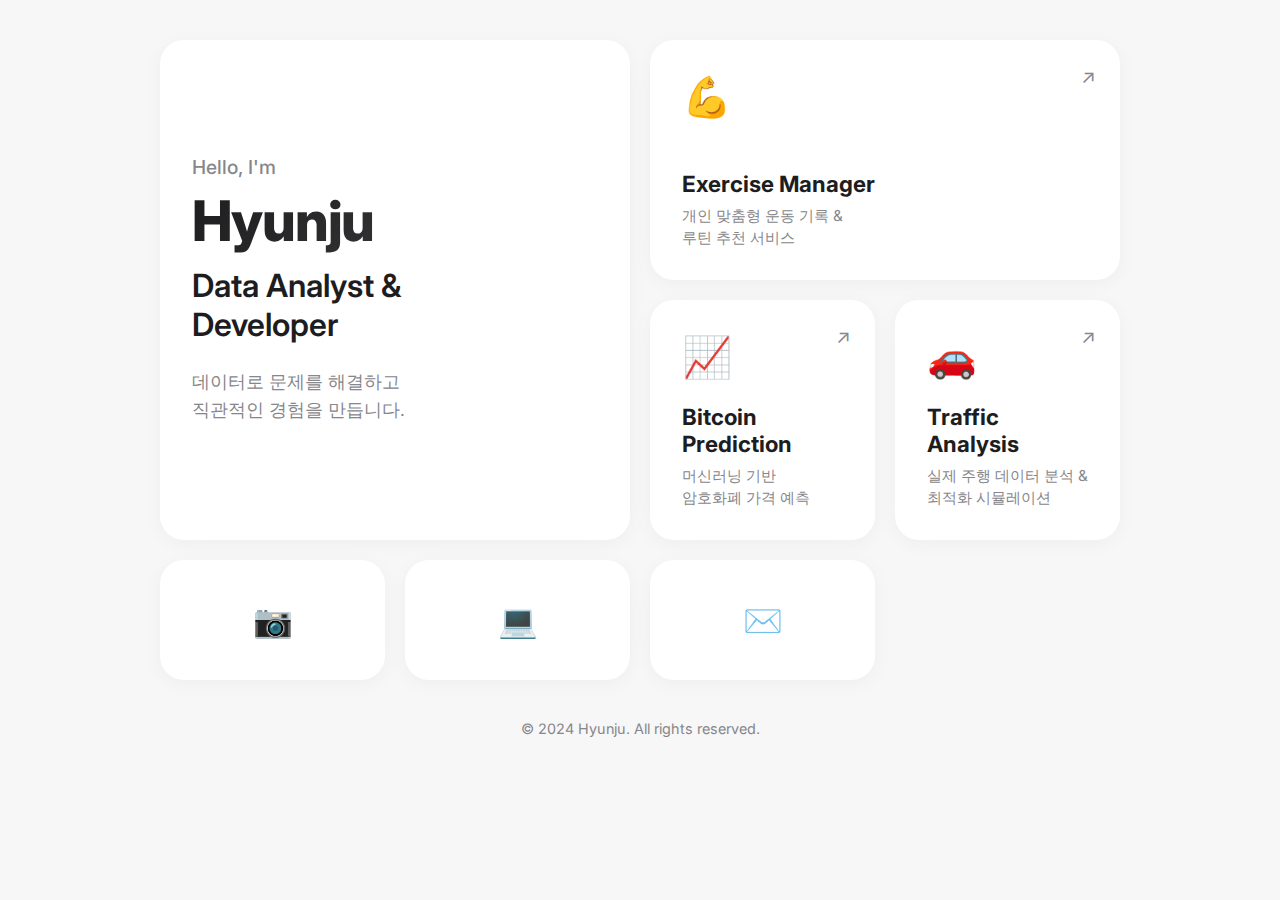
<file: index.html>
<!DOCTYPE html>
<html lang="ko">

<head>
    <meta charset="UTF-8">
    <meta name="viewport" content="width=device-width, initial-scale=1.0">
    <title>Hyunju | Portfolio</title>
    <link
        href="https://fonts.googleapis.com/css2?family=Inter:wght@400;500;600;800&family=Pretendard:wght@400;500;700&display=swap"
        rel="stylesheet">
    <style>
        /* ===== 기본 설정 ===== */
        :root {
            --bg-color: #F7F7F8;
            --card-bg: #FFFFFF;
            --text-main: #1D1D1F;
            --text-sub: #86868B;
            --accent: #0071E3;
            --shadow: 0 4px 20px rgba(0, 0, 0, 0.04);
            --radius: 24px;
        }

        * {
            margin: 0;
            padding: 0;
            box-sizing: border-box;
        }

        body {
            font-family: 'Inter', 'Pretendard', sans-serif;
            background-color: var(--bg-color);
            color: var(--text-main);
            display: flex;
            justify-content: center;
            padding: 40px 20px;
            min-height: 100vh;
        }

        .container {
            width: 100%;
            max-width: 960px;
        }

        /* ===== Bento Grid 레이아웃 (핵심) ===== */
        .bento-grid {
            display: grid;
            grid-template-columns: repeat(4, 1fr);
            grid-template-rows: repeat(2, minmax(240px, auto));
            gap: 20px;
        }

        /* ===== 카드 공통 스타일 ===== */
        .card {
            background: var(--card-bg);
            border-radius: var(--radius);
            padding: 32px;
            box-shadow: var(--shadow);
            transition: transform 0.3s ease, box-shadow 0.3s ease;
            text-decoration: none;
            color: var(--text-main);
            position: relative;
            overflow: hidden;
            display: flex;
            flex-direction: column;
        }

        .card:hover {
            transform: translateY(-4px);
            box-shadow: 0 12px 30px rgba(0, 0, 0, 0.08);
        }

        /* 1. 프로필 카드 (큰 박스) */
        .profile-card {
            grid-column: span 2;
            grid-row: span 2;
            justify-content: center;
        }

        .greeting {
            font-size: 1.2rem;
            color: var(--text-sub);
            font-weight: 500;
            margin-bottom: 8px;
        }

        .name {
            font-size: 3.5rem;
            font-weight: 800;
            letter-spacing: -0.02em;
            margin-bottom: 12px;
            background: linear-gradient(135deg, #1D1D1F 0%, #434344 100%);
            -webkit-background-clip: text;
            background-clip: text;
            -webkit-text-fill-color: transparent;
        }

        .role {
            font-size: 2rem;
            font-weight: 600;
            line-height: 1.2;
            margin-bottom: 24px;
            color: var(--text-main);
        }

        .description {
            font-size: 1.1rem;
            line-height: 1.6;
            color: var(--text-sub);
        }

        /* 2,3,4. 프로젝트 카드 (중간 박스) */
        .project-card {
            grid-column: span 1;
            grid-row: span 1;
            justify-content: space-between;
        }

        .exercise {
            grid-column: span 2;
        }

        .card-icon {
            font-size: 2.5rem;
            margin-bottom: 16px;
        }

        .card-info h3 {
            font-size: 1.4rem;
            font-weight: 700;
            margin-bottom: 8px;
        }

        .card-info p {
            font-size: 0.95rem;
            color: var(--text-sub);
            line-height: 1.4;
        }

        .card-arrow {
            position: absolute;
            top: 24px;
            right: 24px;
            font-size: 1.2rem;
            color: var(--text-sub);
            transition: 0.2s;
        }

        .project-card:hover .card-arrow {
            color: var(--text-main);
            transform: translate(2px, -2px);
        }

        .card-tag {
            position: absolute;
            top: 24px;
            right: 24px;
            background: #F2F2F7;
            padding: 6px 12px;
            border-radius: 20px;
            font-size: 0.8rem;
            font-weight: 600;
            color: var(--text-sub);
        }

        /* 5,6,7. 소셜 카드 (작은 박스) */
        .social-card {
            grid-column: span 1;
            display: flex;
            align-items: center;
            justify-content: center;
            font-size: 2rem;
            min-height: 120px;
        }

        /* ===== 모바일 반응형 (핵심!) ===== */
        @media (max-width: 768px) {
            .bento-grid {
                display: flex;
                flex-direction: column;
                gap: 16px;
            }

            .profile-card {
                padding: 40px 24px;
                text-align: left;
            }

            .name {
                font-size: 2.8rem;
            }

            .role {
                font-size: 1.6rem;
            }

            .project-card {
                min-height: 200px;
            }

            .social-row {
                display: flex;
                gap: 16px;
            }

            .social-card {
                flex: 1;
                min-height: 100px;
            }
        }

        .footer {
            text-align: center;
            margin-top: 40px;
            color: var(--text-sub);
            font-size: 0.9rem;
        }
    </style>
</head>

<body>
    <div class="container">
        <!-- 그리드 레이아웃 -->
        <div class="bento-grid">

            <!-- 1. 프로필 카드 (가장 큼) -->
            <div class="card profile-card">
                <div class="content">
                    <p class="greeting">Hello, I'm</p>
                    <h1 class="name">Hyunju</h1>
                    <h2 class="role">Data Analyst &<br>Developer</h2>
                    <p class="description">
                        데이터로 문제를 해결하고<br>
                        직관적인 경험을 만듭니다.
                    </p>
                </div>
            </div>

            <!-- 2. 운동 앱 프로젝트 -->
            <a href="exercise_app/index.html" class="card project-card exercise">
                <div class="card-icon">💪</div>
                <div class="card-info">
                    <h3>Exercise Manager</h3>
                    <p>개인 맞춤형 운동 기록 &<br>루틴 추천 서비스</p>
                </div>
                <div class="card-arrow">↗</div>
            </a>

            <!-- 3. 비트코인 예측 프로젝트 -->
            <a href="bitcoin/index.html" class="card project-card bitcoin">
                <div class="card-icon">📈</div>
                <div class="card-info">
                    <h3>Bitcoin Prediction</h3>
                    <p>머신러닝 기반<br>암호화폐 가격 예측</p>
                </div>
                <div class="card-arrow">↗</div>
            </a>

            <!-- 4. 교통 혼잡 분석 프로젝트 -->
            <a href="traffic/index.html" class="card project-card data">
                <div class="card-icon">🚗</div>
                <div class="card-info">
                    <h3>Traffic Analysis</h3>
                    <p>실제 주행 데이터 분석 &<br>최적화 시뮬레이션</p>
                </div>
                <div class="card-arrow">↗</div>
            </a>

            <!-- 5. 소셜 링크 (인스타그램) -->
            <a href="#" class="card social-card instagram">
                <span class="icon">📷</span>
            </a>

            <!-- 6. 소셜 링크 (깃허브) -->
            <a href="#" class="card social-card github">
                <span class="icon">💻</span>
            </a>

            <!-- 7. 소셜 링크 (이메일) -->
            <a href="mailto:example@email.com" class="card social-card email">
                <span class="icon">✉️</span>
            </a>

        </div>

        <footer class="footer">
            © 2024 Hyunju. All rights reserved.
        </footer>
    </div>
</body>

</html>
</file>
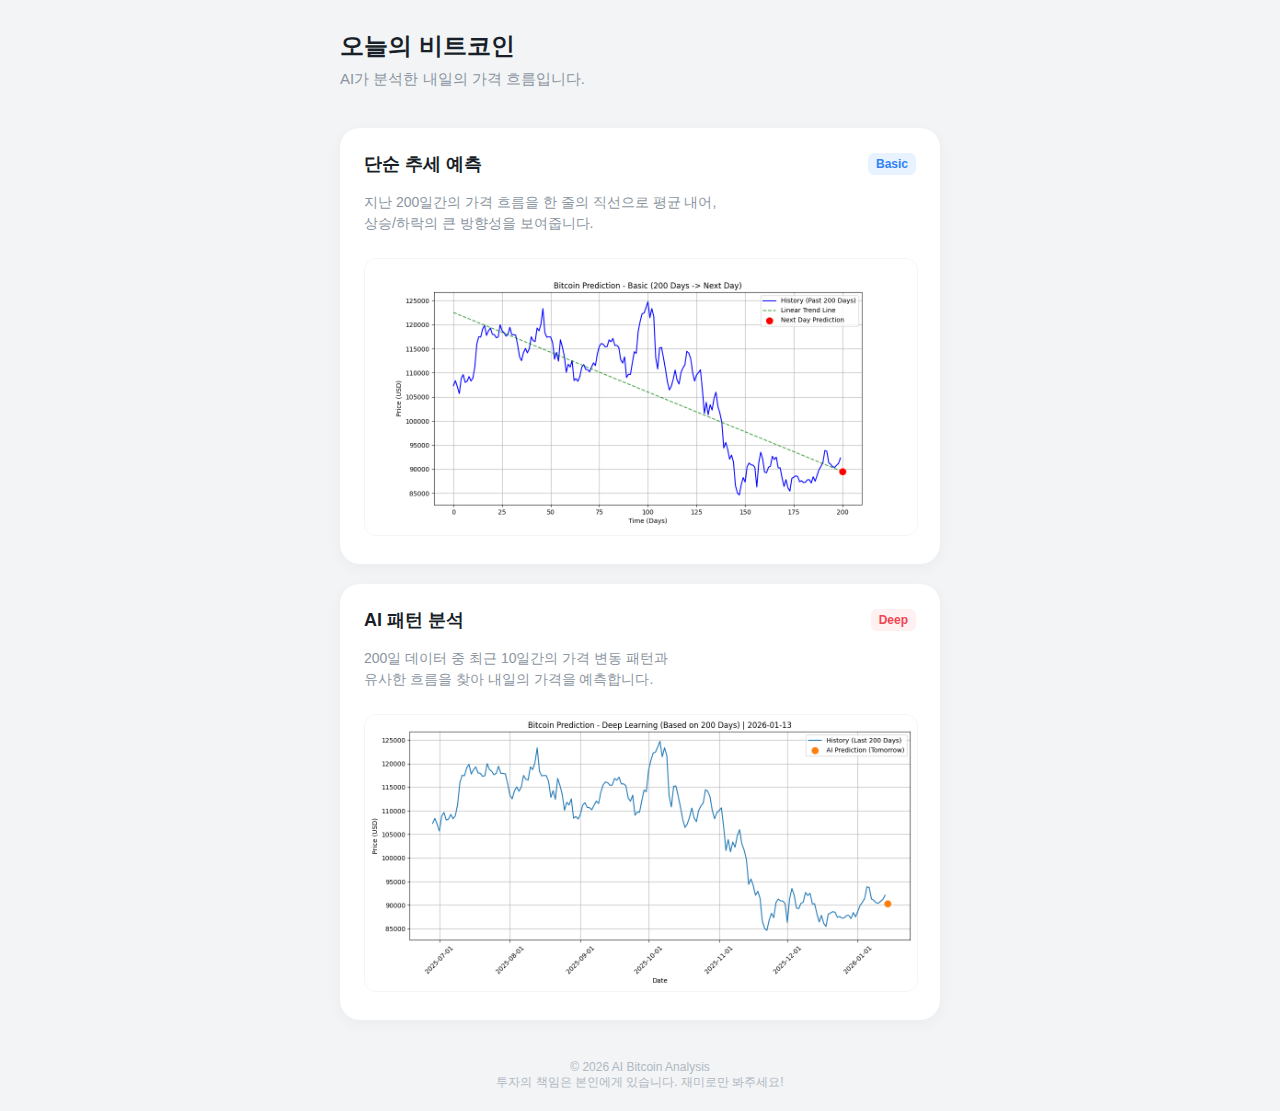
<file: bitcoin/index.html>
<!DOCTYPE html>
<html lang="ko">

<head>
    <meta charset="UTF-8">
    <meta name="viewport" content="width=device-width, initial-scale=1.0">
    <title>오늘의 비트코인 예측</title>
    <style>
        /* Toss Style Colors & Fonts */
        :root {
            --background: #f2f4f6;
            --white: #ffffff;
            --text-primary: #191f28;
            --text-secondary: #8b95a1;
            --blue: #3182f6;
            --red: #f04452;
            --card-shadow: 0 4px 16px rgba(0, 0, 0, 0.04);
        }

        body {
            font-family: -apple-system, BlinkMacSystemFont, "Segoe UI", Roboto, "Helvetica Neue", Arial, sans-serif;
            background-color: var(--background);
            color: var(--text-primary);
            margin: 0;
            padding: 20px;
            display: flex;
            flex-direction: column;
            align-items: center;
        }

        .header {
            width: 100%;
            max-width: 600px;
            margin-bottom: 24px;
            text-align: left;
            padding-top: 10px;
        }

        .header h1 {
            font-size: 24px;
            font-weight: 700;
            margin: 0;
            color: var(--text-primary);
        }

        .header p {
            font-size: 15px;
            color: var(--text-secondary);
            margin-top: 8px;
        }

        .card-container {
            width: 100%;
            max-width: 600px;
            display: flex;
            flex-direction: column;
            gap: 20px;
        }

        .card {
            background-color: var(--white);
            border-radius: 20px;
            padding: 24px;
            box-shadow: var(--card-shadow);
            overflow: hidden;
        }

        .card-title {
            font-size: 18px;
            font-weight: 700;
            margin-bottom: 12px;
            display: flex;
            align-items: center;
            justify-content: space-between;
        }

        .badge {
            font-size: 12px;
            padding: 4px 8px;
            border-radius: 6px;
            font-weight: 600;
        }

        .badge-basic {
            background-color: #e8f3ff;
            color: var(--blue);
        }

        .badge-deep {
            background-color: #fff0f1;
            color: var(--red);
        }

        .chart-img {
            width: 100%;
            height: auto;
            border-radius: 12px;
            margin-top: 10px;
            border: 1px solid #f2f4f6;
        }

        .description {
            font-size: 14px;
            color: var(--text-secondary);
            margin-top: 16px;
            line-height: 1.5;
        }

        .footer {
            margin-top: 40px;
            font-size: 12px;
            color: #b0b8c1;
            text-align: center;
        }
    </style>
</head>

<body>

    <div class="header">
        <h1>오늘의 비트코인</h1>
        <p>AI가 분석한 내일의 가격 흐름입니다.</p>
    </div>

    <div class="card-container">
        <!-- Card 1: Basic Model -->
        <div class="card">
            <div class="card-title">
                단순 추세 예측
                <span class="badge badge-basic">Basic</span>
            </div>
            <p class="description">지난 200일간의 가격 흐름을 한 줄의 직선으로 평균 내어,<br>상승/하락의 큰 방향성을 보여줍니다.</p>
            <img src="bitcoin_basic_result.png" alt="Basic Prediction Chart" class="chart-img">
        </div>

        <!-- Card 2: Deep Learning Model -->
        <div class="card">
            <div class="card-title">
                AI 패턴 분석
                <span class="badge badge-deep">Deep</span>
            </div>
            <p class="description">200일 데이터 중 최근 10일간의 가격 변동 패턴과<br>유사한 흐름을 찾아 내일의 가격을 예측합니다.</p>
            <img src="bitcoin_deep_result.png" alt="Deep Learning Prediction Chart" class="chart-img">
        </div>
    </div>

    <div class="footer">
        © 2026 AI Bitcoin Analysis<br>
        투자의 책임은 본인에게 있습니다. 재미로만 봐주세요!
    </div>

</body>

</html>
</file>
